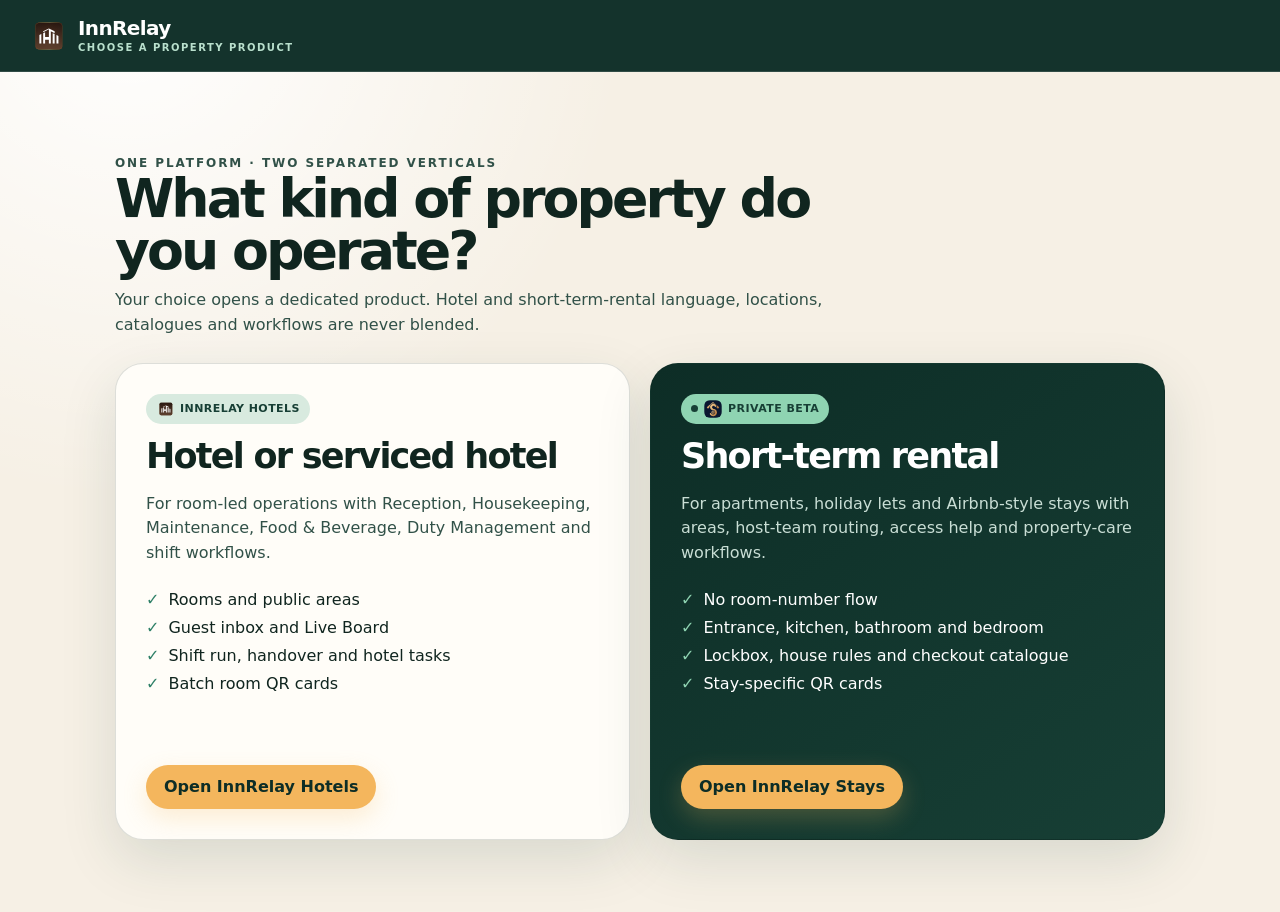
<file: innrelay-start.html>
<!doctype html>
<html lang="en">
<head>
  <meta charset="utf-8">
  <meta name="viewport" content="width=device-width,initial-scale=1">
  <meta name="theme-color" content="#0d2d26">
  <meta name="robots" content="noindex,nofollow,noarchive">
  <title>Choose your InnRelay product</title>
  <link rel="icon" href="./innrelay-hotels-icon.svg" type="image/svg+xml">
  <link rel="stylesheet" href="./innrelay-stays.css">
  <style>
    .vertical-grid{width:min(1050px,100%);display:grid;grid-template-columns:repeat(2,minmax(0,1fr));gap:20px}
    .vertical-card{padding:30px;border:1px solid var(--line);border-radius:28px;background:var(--paper);box-shadow:var(--shadow)}
    .vertical-card.stays{color:#fff;background:linear-gradient(145deg,var(--forest-deep),var(--forest))}
    .vertical-card h2{margin:12px 0 8px;font-size:35px;letter-spacing:-.05em}
    .vertical-card p{min-height:78px;color:var(--ink-soft);line-height:1.55}.vertical-card.stays p{color:#c9ded5}
    .vertical-list{min-height:155px;margin:20px 0;padding:0;list-style:none}.vertical-list li{margin:9px 0}.vertical-list li::before{content:"✓";margin-right:9px;color:var(--brand);font-weight:900}.stays .vertical-list li::before{color:var(--sage-strong)}
    @media(max-width:760px){.vertical-grid{grid-template-columns:1fr}.vertical-card p,.vertical-list{min-height:0}}
  </style>
</head>
<body>
  <header class="stays-topbar"><a class="brand-lockup" href="./innrelay-start.html"><span class="brand-mark brand-mark-hotels" aria-hidden="true"></span><span class="brand-copy"><strong>InnRelay</strong><span>Choose a property product</span></span></a></header>
  <main class="hero-page">
    <div style="width:min(1050px,100%)">
      <div class="page-heading"><div><p class="eyebrow">One platform · two separated verticals</p><h1>What kind of property do you operate?</h1><p>Your choice opens a dedicated product. Hotel and short-term-rental language, locations, catalogues and workflows are never blended.</p></div></div>
      <div class="vertical-grid">
        <article class="vertical-card">
          <span class="role-pill"><span class="brand-inline brand-inline-hotels" aria-hidden="true"></span>InnRelay Hotels</span><h2>Hotel or serviced hotel</h2><p>For room-led operations with Reception, Housekeeping, Maintenance, Food & Beverage, Duty Management and shift workflows.</p>
          <ul class="vertical-list"><li>Rooms and public areas</li><li>Guest inbox and Live Board</li><li>Shift run, handover and hotel tasks</li><li>Batch room QR cards</li></ul>
          <a class="button button-sun" href="./innrelay-prototype.html">Open InnRelay Hotels</a>
        </article>
        <article class="vertical-card stays">
          <span class="private-badge"><span class="brand-inline brand-inline-stays" aria-hidden="true"></span>Private beta</span><h2>Short-term rental</h2><p>For apartments, holiday lets and Airbnb-style stays with areas, host-team routing, access help and property-care workflows.</p>
          <ul class="vertical-list"><li>No room-number flow</li><li>Entrance, kitchen, bathroom and bedroom</li><li>Lockbox, house rules and checkout catalogue</li><li>Stay-specific QR cards</li></ul>
          <a class="button button-sun" href="./innrelay-stays.html">Open InnRelay Stays</a>
        </article>
      </div>
    </div>
  </main>
</body>
</html>
</file>
<file: innrelay-stays.css>
:root {
  --ink: #10251f;
  --ink-soft: #315148;
  --forest: #173f35;
  --forest-deep: #0d2d26;
  --sage: #d8eadf;
  --sage-strong: #8fd4b2;
  --sand: #f6f0e5;
  --paper: #fffdf8;
  --sun: #f4b65d;
  --coral: #ee765f;
  --sky: #d6e9f2;
  --red: #b83d32;
  --line: rgba(16, 37, 31, .14);
  --shadow: 0 20px 55px rgba(23, 63, 53, .13);
  --radius: 22px;
  --brand: #2f8068;
  font-family: Inter, ui-sans-serif, system-ui, -apple-system, BlinkMacSystemFont, "Segoe UI", sans-serif;
  color: var(--ink);
  background: var(--sand);
}

* { box-sizing: border-box; }
html { min-height: 100%; background: var(--sand); }
body { min-height: 100vh; margin: 0; background: radial-gradient(circle at 10% 0, #fff 0, transparent 34%), var(--sand); }
button, input, select, textarea { font: inherit; }
button, a { -webkit-tap-highlight-color: transparent; }
a { color: inherit; }
[hidden] { display: none !important; }

.stays-shell { min-height: 100vh; }
.stays-topbar {
  position: sticky; top: 0; z-index: 30; min-height: 72px; padding: 14px 28px;
  display: flex; align-items: center; justify-content: space-between; gap: 18px;
  color: #fff; background: rgba(13, 45, 38, .97); border-bottom: 1px solid rgba(255,255,255,.12);
  backdrop-filter: blur(14px);
}
.escalation-banner {
  padding: 10px 24px; background: var(--coral); color: #201410;
  font-size: 13px; font-weight: 800; text-align: center;
}
.brand-lockup { display: inline-flex; align-items: center; gap: 12px; text-decoration: none; font-weight: 900; letter-spacing: -.04em; }
.brand-mark { width: 38px; height: 38px; display: grid; place-items: center; border-radius: 13px; color: transparent; background: url("./innrelay-stays-icon.svg") center / cover no-repeat; font-size: 0; }
.brand-mark-hotels { background-image: url("./innrelay-hotels-icon.svg"); }
.brand-mark-stays { background-image: url("./innrelay-stays-icon.svg"); }
.brand-inline { width: 18px; height: 18px; border-radius: 6px; display: inline-block; background: center / cover no-repeat; }
.brand-inline-hotels { background-image: url("./innrelay-hotels-icon.svg"); }
.brand-inline-stays { background-image: url("./innrelay-stays-icon.svg"); }
.brand-copy { display: grid; line-height: 1; }
.brand-copy strong { font-size: 20px; }
.brand-copy span { margin-top: 5px; color: #b9e0cd; font-size: 10px; letter-spacing: .15em; text-transform: uppercase; }
.top-actions { display: flex; align-items: center; gap: 10px; }
.private-badge, .status-pill, .role-pill {
  display: inline-flex; align-items: center; gap: 6px; min-height: 28px; padding: 6px 10px;
  border-radius: 999px; font-size: 11px; font-weight: 850; letter-spacing: .04em; text-transform: uppercase;
}
.private-badge { color: #173f35; background: var(--sage-strong); }
.private-badge::before { content: ""; width: 7px; height: 7px; border-radius: 50%; background: var(--forest); }

.button {
  min-height: 44px; padding: 11px 17px; border: 1px solid transparent; border-radius: 999px;
  display: inline-flex; align-items: center; justify-content: center; gap: 8px;
  color: var(--ink); background: #fff; font-weight: 850; text-decoration: none; cursor: pointer;
  transition: transform .15s ease, box-shadow .15s ease, background .15s ease, opacity .15s ease;
}
.button:hover { transform: translateY(-1px); }
.button:focus-visible, input:focus-visible, select:focus-visible, textarea:focus-visible { outline: 3px solid rgba(244,182,93,.55); outline-offset: 2px; }
.button:disabled { cursor: not-allowed; opacity: .48; transform: none; }
.button-primary { color: #fff; background: var(--brand); box-shadow: 0 9px 24px rgba(47,128,104,.24); }
.button-sun { color: var(--forest-deep); background: var(--sun); box-shadow: 0 9px 24px rgba(244,182,93,.24); }
.button-quiet { color: var(--forest); border-color: var(--line); background: transparent; box-shadow: none; }
.button-danger { color: #fff; background: var(--red); }
.button-small { min-height: 34px; padding: 7px 12px; font-size: 12px; }
.icon-button { width: 42px; padding: 0; }

.hero-page { min-height: calc(100vh - 72px); padding: 72px 24px; display: grid; place-items: center; }
.hero-wrap { width: min(1160px, 100%); display: grid; grid-template-columns: 1.08fr .92fr; gap: 42px; align-items: center; }
.eyebrow { margin: 0 0 12px; color: var(--brand); font-size: 12px; font-weight: 900; letter-spacing: .16em; text-transform: uppercase; }
.hero-copy h1, .page-heading h1 { margin: 0; max-width: 760px; letter-spacing: -.055em; line-height: .98; }
.hero-copy h1 { font-size: clamp(48px, 7vw, 88px); }
.hero-copy .lede { max-width: 650px; margin: 24px 0; color: var(--ink-soft); font-size: 19px; line-height: 1.62; }
.hero-actions { display: flex; flex-wrap: wrap; gap: 11px; }
.trust-row { margin-top: 28px; display: flex; flex-wrap: wrap; gap: 10px; }
.trust-row span { padding: 8px 11px; border-radius: 999px; color: var(--forest); background: rgba(216,234,223,.72); font-size: 12px; font-weight: 750; }
.hero-panel { padding: 28px; color: #fff; border-radius: 30px; background: linear-gradient(145deg, var(--forest-deep), var(--forest)); box-shadow: var(--shadow); }
.hero-panel h2 { margin: 0 0 8px; font-size: 24px; letter-spacing: -.035em; }
.hero-panel > p { margin: 0 0 22px; color: #c9ded5; line-height: 1.55; }
.preview-card { padding: 18px; border: 1px solid rgba(255,255,255,.13); border-radius: 18px; background: rgba(255,255,255,.08); }
.preview-card + .preview-card { margin-top: 12px; }
.preview-top { display: flex; align-items: center; justify-content: space-between; gap: 12px; }
.preview-card strong { display: block; margin-top: 8px; font-size: 17px; }
.preview-card p { margin: 7px 0 0; color: #c9ded5; font-size: 13px; line-height: 1.5; }

.auth-card { width: min(560px, calc(100% - 30px)); margin: 72px auto; padding: 28px; border: 1px solid var(--line); border-radius: 26px; background: var(--paper); box-shadow: var(--shadow); }
.auth-card h1 { margin: 0; font-size: 34px; letter-spacing: -.045em; }
.auth-card p { color: var(--ink-soft); line-height: 1.55; }
.auth-card .button { width: 100%; }

.app-layout { display: grid; grid-template-columns: 240px minmax(0, 1fr); min-height: calc(100vh - 72px); }
.sidebar { position: sticky; top: 72px; height: calc(100vh - 72px); padding: 28px 18px; color: #fff; background: var(--forest-deep); overflow-y: auto; }
.side-label { margin: 0 12px 10px; color: #7fb69f; font-size: 10px; font-weight: 900; letter-spacing: .14em; text-transform: uppercase; }
.side-link { width: 100%; min-height: 46px; margin: 3px 0; padding: 10px 12px; border: 0; border-radius: 13px; display: flex; align-items: center; gap: 11px; color: #dcebe4; background: transparent; font-weight: 760; text-align: left; cursor: pointer; }
.side-link:hover { background: rgba(255,255,255,.07); }
.side-link.active { color: var(--forest-deep); background: var(--sage-strong); }
.side-icon { width: 22px; text-align: center; font-weight: 900; }
.sidebar-footer { margin-top: 28px; padding: 16px 12px 0; border-top: 1px solid rgba(255,255,255,.12); }
.sidebar-footer strong { display: block; overflow: hidden; text-overflow: ellipsis; }
.sidebar-footer span { display: block; margin-top: 4px; color: #93b9aa; font-size: 12px; overflow: hidden; text-overflow: ellipsis; }
.app-main { min-width: 0; padding: 40px clamp(20px, 4vw, 58px) 80px; }
.page-heading { margin-bottom: 25px; display: flex; align-items: flex-start; justify-content: space-between; gap: 20px; }
.page-heading h1 { font-size: clamp(34px, 4.2vw, 58px); }
.page-heading p { max-width: 720px; margin: 10px 0 0; color: var(--ink-soft); line-height: 1.55; }

.connection { margin-bottom: 20px; padding: 12px 15px; border: 1px solid var(--line); border-radius: 13px; color: var(--ink-soft); background: rgba(255,255,255,.48); font-size: 13px; }
.connection.live { color: #14523f; border-color: #72bca0; background: #e7f5ed; }
.connection.error { color: #8f3028; border-color: #e59b91; background: #fff0ec; }
.connection.warn { color: #74501d; border-color: #e3bf83; background: #fff7e7; }

.metrics { display: grid; grid-template-columns: repeat(4, minmax(0, 1fr)); gap: 14px; margin-bottom: 22px; }
.metric, .card { border: 1px solid var(--line); background: rgba(255,253,248,.92); box-shadow: 0 10px 32px rgba(23,63,53,.07); }
.metric { padding: 19px; border-radius: 17px; }
.metric span { display: block; color: var(--ink-soft); font-size: 11px; font-weight: 850; letter-spacing: .08em; text-transform: uppercase; }
.metric strong { display: block; margin-top: 8px; font-size: 31px; letter-spacing: -.045em; }
.card { padding: 24px; border-radius: var(--radius); }
.card + .card { margin-top: 18px; }
.card-head { margin-bottom: 18px; display: flex; align-items: flex-start; justify-content: space-between; gap: 16px; }
.card-head h2 { margin: 0; font-size: 22px; letter-spacing: -.035em; }
.card-head p { margin: 5px 0 0; color: var(--ink-soft); font-size: 13px; line-height: 1.5; }
.split-grid { display: grid; grid-template-columns: repeat(2, minmax(0,1fr)); gap: 18px; }
.three-grid { display: grid; grid-template-columns: repeat(3, minmax(0,1fr)); gap: 18px; }

.field { min-width: 0; }
.field label { display: block; margin: 0 0 7px; color: var(--ink); font-size: 12px; font-weight: 850; }
.field input, .field select, .field textarea {
  width: 100%; min-height: 48px; padding: 11px 13px; border: 1px solid #c9cec8; border-radius: 12px;
  color: var(--ink); background: #fff; box-shadow: inset 0 1px 1px rgba(16,37,31,.04);
}
.field textarea { min-height: 104px; resize: vertical; }
.field-note { margin: 6px 0 0; color: var(--ink-soft); font-size: 11px; line-height: 1.45; }
.form-grid { display: grid; grid-template-columns: repeat(2, minmax(0,1fr)); gap: 15px; }
.form-grid .wide { grid-column: 1 / -1; }
.form-actions { margin-top: 17px; display: flex; flex-wrap: wrap; gap: 10px; }

.list { display: grid; gap: 10px; }
.list-row { padding: 15px; border: 1px solid var(--line); border-radius: 15px; display: flex; align-items: center; justify-content: space-between; gap: 16px; background: rgba(255,255,255,.7); }
.list-row strong { display: block; }
.list-row small { display: block; margin-top: 4px; color: var(--ink-soft); line-height: 1.4; }
.list-actions { display: flex; align-items: center; flex-wrap: wrap; gap: 8px; }
.status-pill.active { color: #114d3b; background: #b8efd4; }
.status-pill.disabled { color: #fff; background: #7b5c72; }
.status-pill.reported { color: #6e3e00; background: #ffe1a8; }
.status-pill.acknowledged { color: #154e61; background: var(--sky); }
.status-pill.in_progress { color: #4b3477; background: #e5d9ff; }
.status-pill.resolved, .status-pill.closed { color: #114d3b; background: #b8efd4; }
.role-pill { color: var(--forest); background: var(--sage); }

.report-list { display: grid; gap: 13px; }
.report-card { padding: 19px; border: 1px solid var(--line); border-left: 5px solid var(--sun); border-radius: 17px; background: #fff; }
.report-card.suspected { border-left-color: var(--red); background: #fff8f6; }
.report-top { display: flex; align-items: flex-start; justify-content: space-between; gap: 14px; }
.report-kicker { color: var(--brand); font-size: 11px; font-weight: 900; letter-spacing: .07em; text-transform: uppercase; }
.report-card h3 { margin: 5px 0 6px; font-size: 19px; letter-spacing: -.025em; }
.report-card p { margin: 7px 0; color: var(--ink-soft); font-size: 13px; line-height: 1.5; }
.report-meta { display: flex; flex-wrap: wrap; gap: 6px 12px; color: var(--ink-soft); font-size: 11px; }
.report-actions { margin-top: 14px; display: flex; flex-wrap: wrap; gap: 8px; }
.report-note { flex: 1 1 280px; min-height: 40px; padding: 9px 11px; border: 1px solid var(--line); border-radius: 10px; }
.empty { padding: 30px 18px; border: 1px dashed #b8c1ba; border-radius: 15px; color: var(--ink-soft); text-align: center; }

.area-grid { display: grid; grid-template-columns: repeat(auto-fit, minmax(190px,1fr)); gap: 12px; }
.area-card { padding: 17px; border: 1px solid var(--line); border-radius: 16px; background: #fff; }
.area-card .area-icon { width: 37px; height: 37px; display: grid; place-items: center; border-radius: 12px; color: var(--forest); background: var(--sage); }
.area-card h3 { margin: 13px 0 5px; }
.area-card p { margin: 0; color: var(--ink-soft); font-size: 12px; }
.area-card .list-actions { margin-top: 14px; }

.qr-workspace { display: grid; grid-template-columns: 300px minmax(0,1fr); gap: 24px; align-items: start; }
.qr-preview { padding: 22px; border-radius: 20px; color: var(--ink); background: #fff; text-align: center; box-shadow: var(--shadow); }
.qr-preview img { width: 220px; max-width: 100%; aspect-ratio: 1; object-fit: contain; }
.qr-preview h3 { margin: 13px 0 4px; }
.qr-preview p { margin: 5px 0; color: var(--ink-soft); font-size: 12px; overflow-wrap: anywhere; }
.safe-copy { margin-top: 14px !important; padding: 10px; border-radius: 10px; color: #694019 !important; background: #fff1d2; font-weight: 720; }

.route-grid { display: grid; gap: 9px; }
.route-row { padding: 13px; border: 1px solid var(--line); border-radius: 13px; display: grid; grid-template-columns: minmax(0,1fr) minmax(190px, .45fr); gap: 12px; align-items: center; background: #fff; }
.route-row span { display: block; margin-top: 3px; color: var(--ink-soft); font-size: 11px; }
.route-row select { width: 100%; min-height: 40px; padding: 8px 10px; border: 1px solid var(--line); border-radius: 10px; background: #fff; }

.modal-backdrop { position: fixed; inset: 0; z-index: 80; padding: 20px; display: grid; place-items: center; background: rgba(8,30,25,.72); }
.modal { width: min(560px,100%); padding: 27px; border-radius: 24px; background: var(--paper); box-shadow: 0 35px 90px rgba(0,0,0,.28); }
.modal h2 { margin: 0; font-size: 29px; letter-spacing: -.04em; }
.modal p { color: var(--ink-soft); line-height: 1.55; }
.toast { position: fixed; right: 22px; bottom: 22px; z-index: 100; max-width: min(420px, calc(100% - 44px)); padding: 13px 16px; border-radius: 13px; color: #fff; background: var(--forest-deep); box-shadow: var(--shadow); font-weight: 720; }

.guest-body { background: var(--sand); }
.guest-wrap { width: min(1120px, calc(100% - 32px)); margin: 0 auto; padding: 44px 0 70px; }
.guest-hero { display: grid; grid-template-columns: minmax(0,1fr) 330px; gap: 28px; align-items: end; margin-bottom: 22px; }
.guest-hero h1 { margin: 0; max-width: 750px; font-size: clamp(42px, 6vw, 76px); line-height: .98; letter-spacing: -.06em; }
.guest-hero p { max-width: 650px; color: var(--ink-soft); font-size: 17px; line-height: 1.58; }
.stay-location { padding: 22px; border-radius: 20px; color: #fff; background: var(--forest-deep); }
.stay-location span { display: block; color: #9dccb8; font-size: 10px; font-weight: 900; letter-spacing: .13em; text-transform: uppercase; }
.stay-location strong { display: block; margin-top: 8px; font-size: 25px; }
.guest-grid { display: grid; grid-template-columns: minmax(0,1fr) 330px; gap: 22px; align-items: start; }
.guest-side { display: grid; gap: 15px; }
.safety-banner, .trust-banner { padding: 14px 17px; border-radius: 14px; font-size: 13px; line-height: 1.5; }
.safety-banner { color: #742e27; border: 1px solid #ee9b8f; background: #fff0ec; }
.trust-banner { color: #174f3e; border: 1px solid #83c7aa; background: #eaf7ef; }
.category-tiles { display: grid; grid-template-columns: repeat(3, minmax(0,1fr)); gap: 9px; }
.category-tile { min-height: 72px; padding: 12px; border: 1px solid var(--line); border-radius: 13px; color: var(--ink); background: #fff; font-weight: 820; text-align: left; cursor: pointer; }
.area-chips { display: flex; flex-wrap: wrap; gap: 8px; }
.area-chip { padding: 9px 12px; border: 1px solid var(--line); border-radius: 999px; color: var(--forest); background: #fff; font-weight: 750; cursor: pointer; }
.area-chip.active { color: #fff; border-color: var(--brand); background: var(--brand); }
.search-results { margin-top: 7px; border: 1px solid var(--line); border-radius: 13px; overflow: hidden; background: #fff; box-shadow: var(--shadow); }
.search-result { width: 100%; padding: 11px 13px; border: 0; border-bottom: 1px solid var(--line); display: flex; justify-content: space-between; gap: 12px; color: var(--ink); background: #fff; text-align: left; cursor: pointer; }
.search-result:last-child { border-bottom: 0; }
.search-result span { color: var(--ink-soft); font-size: 11px; }
.request-history { display: grid; gap: 10px; }
.guest-request { padding: 13px; border: 1px solid var(--line); border-radius: 13px; background: #fff; }
.guest-request strong { display: block; }
.guest-request p { margin: 5px 0 0; color: var(--ink-soft); font-size: 12px; line-height: 1.45; }
.verification-card { padding: 16px; border: 1px solid #d5b36e; border-radius: 13px; background: #fff8e8; }

@media (max-width: 960px) {
  .hero-wrap, .guest-grid, .guest-hero, .qr-workspace { grid-template-columns: 1fr; }
  .app-layout { grid-template-columns: 1fr; }
  .sidebar { position: sticky; top: 72px; z-index: 25; height: auto; padding: 9px 12px; display: flex; overflow-x: auto; }
  .side-label, .sidebar-footer { display: none; }
  .side-link { min-width: max-content; width: auto; }
  .metrics { grid-template-columns: repeat(2, minmax(0,1fr)); }
  .guest-hero { align-items: start; }
  .stay-location { max-width: 420px; }
}

@media (max-width: 680px) {
  .stays-topbar { padding: 12px 15px; }
  .top-actions .private-badge { display: none; }
  .brand-copy span { display: none; }
  .hero-page { padding: 46px 18px; }
  .hero-copy h1 { font-size: 47px; }
  .app-main { padding: 28px 15px 65px; }
  .page-heading { display: block; }
  .page-heading .button { margin-top: 14px; }
  .metrics, .split-grid, .three-grid, .form-grid, .category-tiles { grid-template-columns: 1fr; }
  .route-row { grid-template-columns: 1fr; }
  .list-row, .report-top { align-items: flex-start; flex-direction: column; }
  .guest-wrap { width: min(100% - 22px, 1120px); padding-top: 28px; }
  .guest-hero h1 { font-size: 43px; }
  .card { padding: 18px; border-radius: 17px; }
}

@media print {
  .stays-topbar, .sidebar, .button, .connection, .page-heading { display: none !important; }
  .app-layout { display: block; }
  .app-main { padding: 0; }
  body { background: #fff; }
  .card { box-shadow: none; }
}
</file>
